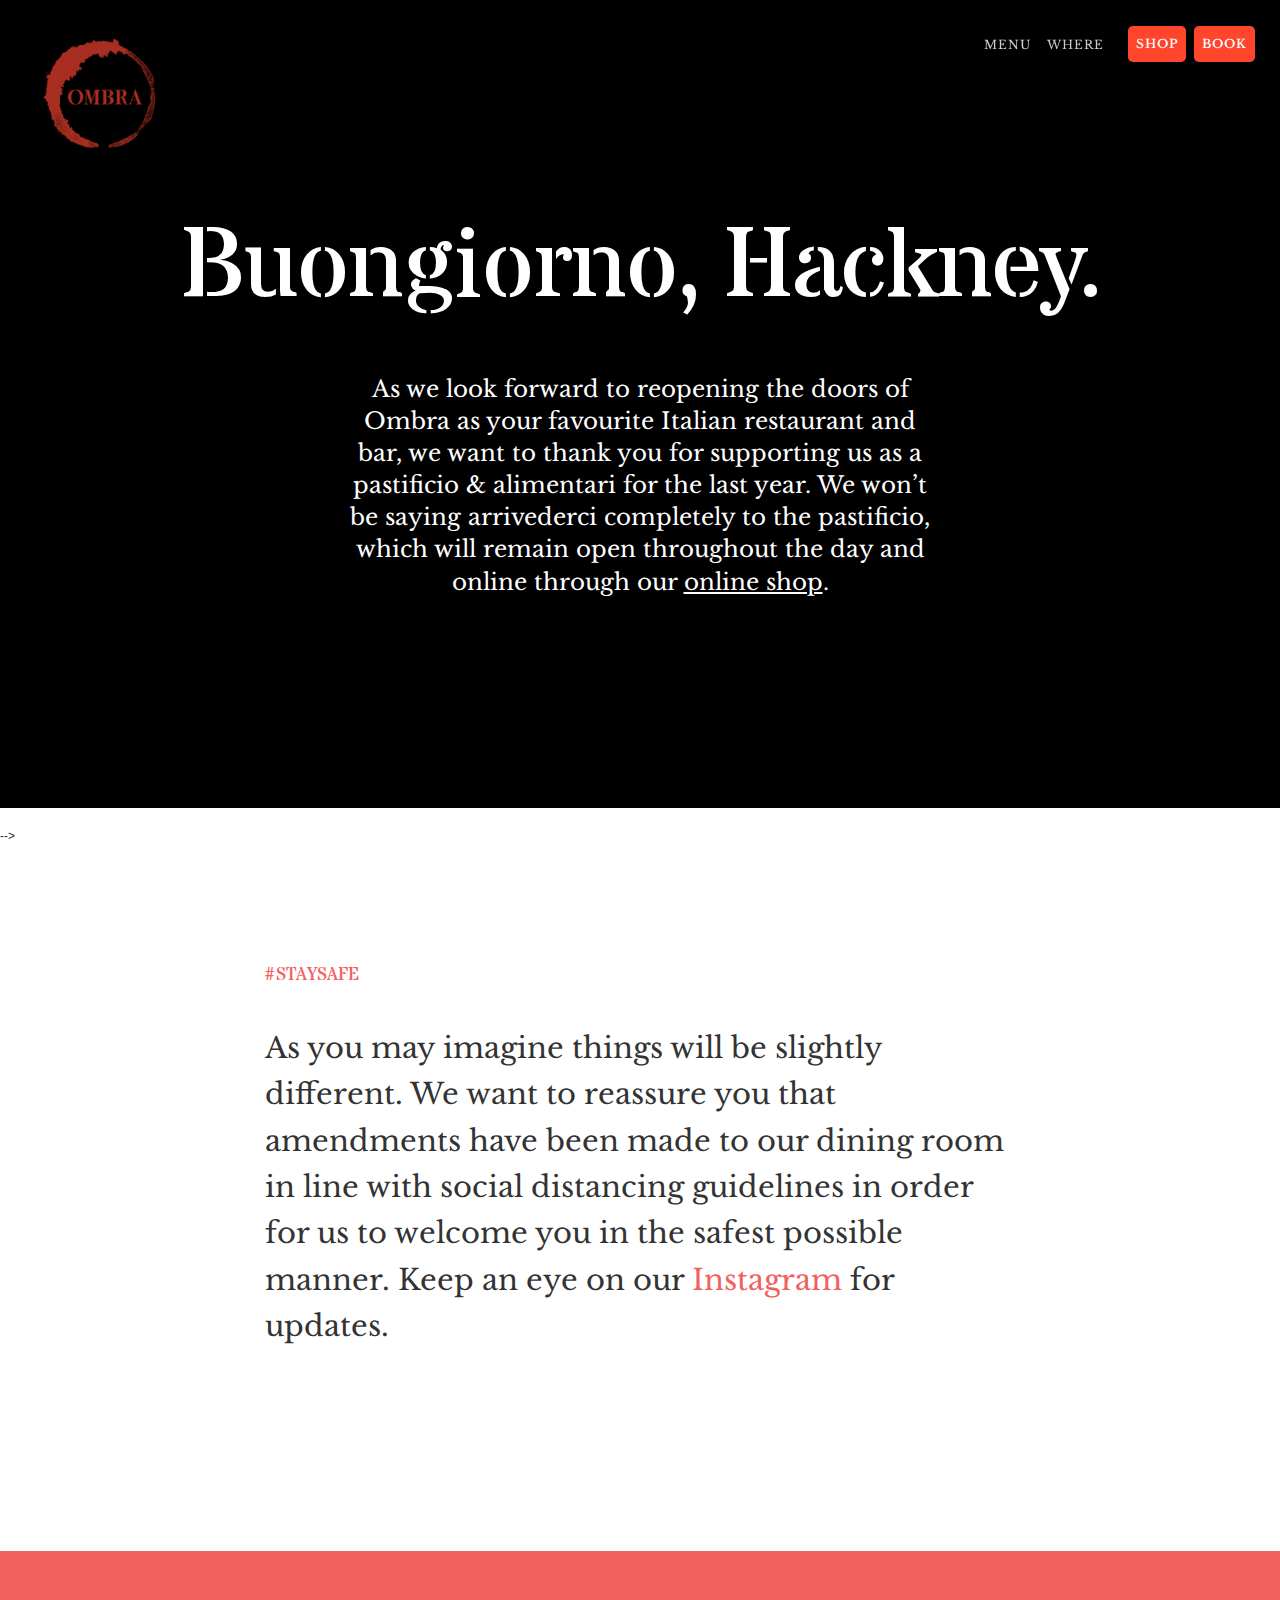
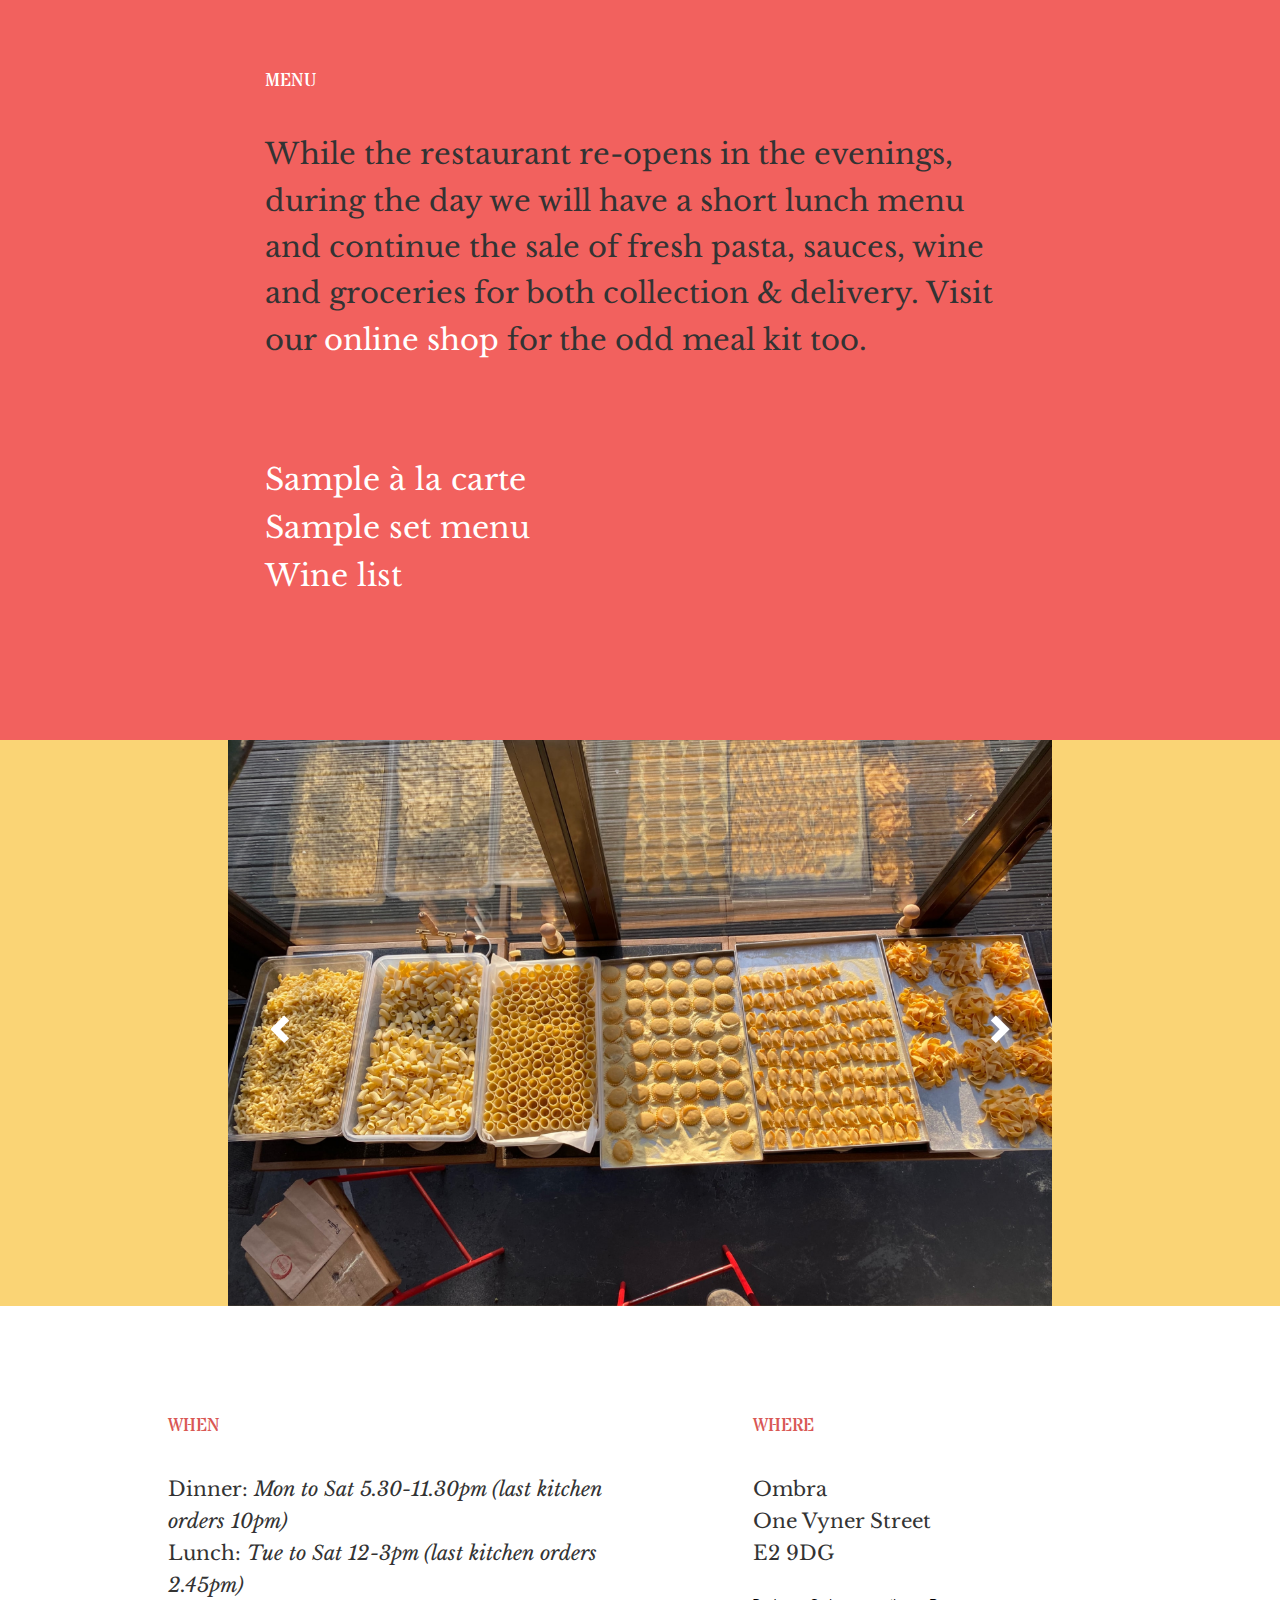
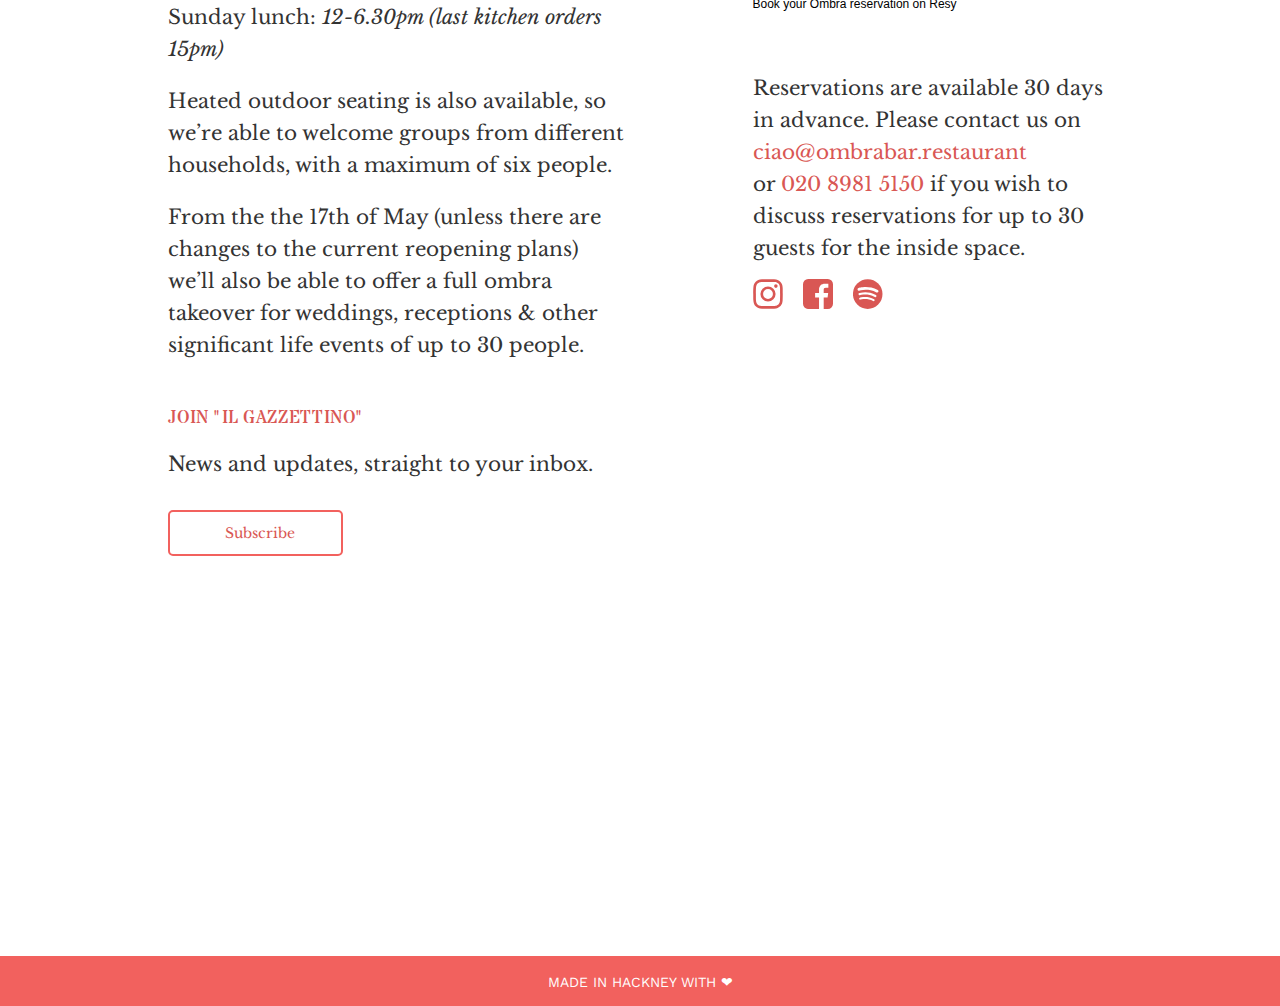
<file: index.html>
<!DOCTYPE html>
<html lang="en">

<head>

    <meta charset="utf-8">
    <meta http-equiv="X-UA-Compatible" content="IE=edge">
    <meta name="viewport" content="width=device-width, initial-scale=1">
    <meta name="description" content="Your 4th fave Italian restaurant — we're a Hackney canalside joint you can visit regularly for a drink and a bite without spending a fortune.">
    <meta name="keywords" content="Ombra,Italian,Restaurant,Hackney,London,East London,pasta">
    <meta property="og:title" content="OMBRA, Bar & Restaurant" />
    <meta property="og:description" content="Ombra, a take on a Venetian bacaro on East London's canal">
    <meta property="og:url" content="www.ombrabar.restaurant" />
    <meta property="og:image" content="resources/sharepreview.png">


    <title>OMBRA Bar & Restaurant</title>

    <!-- Bootstrap Core CSS -->
    <link href="css/bootstrap.min.css" rel="stylesheet">

    <!-- Custom CSS -->
    <link href="css/scrolling-nav.css" rel="stylesheet">
    <link href="css/styles.css" media="screen" rel="stylesheet">
<link href="https://fonts.googleapis.com/css?family=Libre+Baskerville:400,400i|Stardos+Stencil|Work+Sans" rel="stylesheet">

<link href="resources/logo-dark.png" rel="shortcut icon">



<script>
(function(i,s,o,g,r,a,m){i['GoogleAnalyticsObject']=r;i[r]=i[r]||function(){
(i[r].q=i[r].q||[]).push(arguments)},i[r].l=1*new Date();a=s.createElement(o),
m=s.getElementsByTagName(o)[0];a.async=1;a.src=g;m.parentNode.insertBefore(a,m)
})(window,document,'script','https://www.google-analytics.com/analytics.js','ga');

ga('create', 'UA-104674255-1', 'auto');
ga('send', 'pageview');
</script>
</head>

<!-- The #page-top ID is part of the scrolling feature - the data-spy and data-target are part of the built-in Bootstrap scrollspy function -->

<body id="page-top" data-spy="scroll" data-target=".navbar-fixed-top">

    <!-- Navigation -->
    <nav class="navbar navbar-default navbar-fixed-top " role="navigation">
        <div class="container-fluid">
          <div class="col-md-12 testata">
            <div class="navbar-header page-scroll">
             
                <a class="navbar-brand page-scroll" href="#page-top"><img src="resources/logo-dark.png" alt="..." class="logo"></a>
            </div>

            <!-- Collect the nav links, forms, and other content for toggling -->
            <!--  <div class="collapse navbar-collapse navbar-ex1-collapse justify-content-end">-->
            <div>
                <ul class="nav navbar-nav navbar-right ">
                    <!-- Hidden li included to remove active class from about link when scrolled up past about section -->
                    <li class="hidden">
                        <a class="page-scroll" href="#page-top"></a>
                    </li>
                    <!--<li>
                        <a class="page-scroll" href="#about">ABOUT</a>
                    </li>-->
                    <li>
                        <a class="page-scroll" href="#menu">MENU</a>
                    </li>
                    <li>
                        <a class="page-scroll" href="#address">WHERE</a>
                    </li>
                    <!--<li>
                            <a href="https://resy.com/cities/ldn/ombra" target="alt" href="#address">BOOK</a>
                        </li>-->

                       <li>
                          <a href="https://shop.ombrabar.restaurant/" target="alt" id="shopbutton">SHOP</a>
                      </li>
                      <li>
                        <a href="https://resy.com/cities/ldn/ombra" target="alt" id="bookbutton">BOOK</a>
                    </li>

                
                </ul>
            </div>
            <!-- /.navbar-collapse 
            
            <div>
                  <a href="https://resy.com/cities/ldn/ombra" id="resyButton-5q0efxrh">Book your Ombra reservation on Resy</a>
                  <script src="https://widgets.resy.com/embed.js"></script>
                  <script>
                  resyWidget.addButton(document.getElementById('resyButton-5q0efxrh'), {"venueId":2999,"apiKey":"X9LFhdEQKhh3BiVn9Cq7taxPqNUaGuFL","replace":true});
                  </script>
                </div>
            -->
        </div>
        </div>
        <!-- /.container -->
    </nav>

    <!-- Intro Section -->

    <div class="col-md-12 col-lg-12 prova">
        <h1 class="fisso">Buongiorno, Hackney.</h1>

        <h3 class="col-md-6 col-lg-6 col-md-offset-3 col-lg-offset-3 sottotitolo">As we look forward to reopening the doors of Ombra as your favourite Italian restaurant and bar, we want to thank you for supporting us as a pastificio & alimentari for the last year. We won’t be saying arrivederci completely to the pastificio, which will remain open throughout the day and online through our <a href="https://resy.com/cities/ldn/ombra?date=2020-03-02&seats=2" target="_blank">online shop</a>. </h3>
        
        <!--<h3 class="col-md-6 col-lg-6 col-md-offset-3 col-lg-offset-3 sottotitolo">Ombra is a take on a venetian bacaro - we're a Hackney canalside restaurant and bar celebrating fresh pasta, seasonal produce and carefully made wines from the Italian peninsula.</h3>
        -->
       

    </div>

    <!-- Intro Section 
    
    
        
    -->


-->
    <!-- About Section -->
    <section id="about" class="about-section">
        <div class="container">
            <div class="row">
                <div class="col-lg-8 col-lg-offset-2 col-xs-10 col-xs-offset-1 aboutlink ">
                    <h2>#STAYSAFE</h2>
<p>As you may imagine things will be slightly different. We want to reassure you that amendments have been made to our dining room in line with social distancing guidelines in order for us to welcome you in the safest possible manner. Keep an eye on our <a href="https://www.instagram.com/ombrabar.restaurant/" target="_blank">Instagram</a> for updates.</p>
                      <!--<p>Ombra - Venetian slang for a glass of wine - actually means shade. It dates from the days when the merchants in <i>Piazza St Marco</i> sold their wine by the glass and would follow the shadow of the campanile to keep their wares cool.</p>
 <p>Ombra is a take on a Venetian bacaro - we're a Hackney canalside joint you can visit regularly for a drink and a bite without spending a fortune. </p>-->

                </div>
            </div>
        </div>
    </section>

 <!-- <section id="event" class="event-section">
         <div class="container">
          <div class="row">
                <div class=" nopaddingside nounderline col-lg-5 col-md-5 col-sm-5 col-xs-12">
                        <a href="https://resy.com/cities/ldn/ombra?date=2020-03-02&seats=2" target="_blank" alt="posters with seasonal chef collaborations" >  <img src="resources/eventstripe3.png" alt="..." class="posters nounderline"> </a>
                    
                  </div>
            
                         <div class="col-lg-4 col-lg-offset-1 col-sm-4 col-sm-offset-1 col-md-4 col-md-offset-1 col-xs-10 col-xs-offset-1">
                <h2 >NEXT EVENT:</h2>
<br>
                <h6>When in Ombra <br> Gustavo Tavares <br> (Koya)</h6>

                <p class="contactlink">
                <a href="https://resy.com/cities/ldn/ombra?date=2020-03-02&seats=2" target="_blank">Book Now</a>

                </p>
                <br>    
                <p><i>During the winter months we often organize collaborations and special dinners <a href="https://restaurant.us16.list-manage.com/subscribe/post?u=9d16b906f59e88aabe75f0bcb&amp;id=5bc6fffdd8" target="_blank"> sign up to "Il Gazzettino"</a> to stay up to date.</i></p>
                <br>

            
                </div>
                



    </div>
          </div>
      </div>
    </section>-->

    <!-- Menu Section -->
    <section id="menu" class="menu-section">
        <div class="container">
            <div class="row">
                <div class="col-lg-8 col-lg-offset-2 col-xs-10 col-xs-offset-1">
                    <h2>Menu</h2>
                    <p class="menupadding menulink">

                      While the restaurant re-opens in the evenings, during the day we will have a short lunch menu and continue the sale of fresh pasta, sauces, wine and groceries for both collection & delivery. Visit our <a href="https://resy.com/cities/ldn/ombra?date=2020-03-02&seats=2" target="_blank">online shop</a> for the odd meal kit too.
                     <!-- Tough times call for tough measures. <br> Ombra’s pasta will now only be available for you to cook at home. Pasta kits will be available for collection or delivery within a 1 mile radius from the restaurant. 
                      <br><br>Self isolation won't be as bad with a little pasta. Wine at discounted rate available too. <!--Our kitchen serves the best seasonal produce from Italy and selected British farmers. We keep it fresh and simple. Like any Italian osteria our menu changes daily with a strong focus on homemade pasta, which we make in the restaurant every day.--><br><br><!--<a class="grande" href="http://www.ombrabar.restaurant/resources/Menu.pdf" target="_blank">Food Menu</a>-->
                            <!--<br class="onlybig" ><a class="grande" href="http://ombrabar.restaurant/resources/Brunch.pdf" target="_blank"><br class="onlysmall">Brunch Menu</a>-->
                            <!--<br class="onlybig" ><a class="grande" href="http://ombrabar.restaurant/resources/Christmas.pdf" target="_blank"><br class="onlysmall">Christmas Menu</a>-->
                            <br class="onlybig" ><a class="grande" href="https://www.figma.com/proto/uKxuTGz5tZ4xgsDsibtsuS/Ombra?node-id=67167%3A1&viewport=717%2C568%2C0.6616161465644836&scaling=min-zoom&page-id=67167%3A1" target="_blank"><br class="onlysmall">Sample à la carte</a>
                            <br class="onlybig" ><a class="grande" href="https://www.figma.com/proto/uKxuTGz5tZ4xgsDsibtsuS/Ombra?node-id=67167%3A22&viewport=700%2C524%2C0.6027315855026245&scaling=min-zoom&page-id=67167%3A16" target="_blank"><br class="onlysmall">Sample set menu</a>
                            <br class="onlybig" ><a class="grande" href="https://www.figma.com/proto/uKxuTGz5tZ4xgsDsibtsuS/Ombra?node-id=67167%3A430&viewport=752%2C2231%2C0.5138432383537292&scaling=min-zoom&page-id=67167%3A428" target="_blank"><br class="onlysmall">Wine list</a>

                          </p>

                </div>
            </div>
        </div>
<div class="carousel_backrgound col-xs-12 col-sm-12 col-md-12 no-gutters nopadding ">
        <div id="carousel-example" class="col-md-8 col-lg-8 col-xl-8 col-md-offset-2 col-lg-offset-2 col-xl-offset-2 carousel slide col-xs-12 col-sm-12" data-ride="carousel">

      <div class="carousel-inner">
        <div class="item active">
          <a href="#"><img src="resources/IMG/new/1.jpg" alt="fresh pasta to take away east london" /></a>
        </div>
        <div class="item">
          <a href="#"><img src="resources/IMG/new/2.jpg"alt="italian bigoli with fresh clams" /></a>
        </div>
        <div class="item">
          <a href="#"><img src="resources/IMG/new/3.jpg" alt="pasta and aperitivo" /></a>
        </div>
        <div class="item">
          <a href="#"><img src="resources/IMG/new/4.jpg" alt="italian ravioli" /></a>
        </div>
        <div class="item">
            <a href="#"><img src="resources/IMG/new/5.jpg" alt="Mixed italian starters" /></a>
          </div>
          <div class="item">
            <a href="#"><img src="resources/IMG/new/6.jpg" alt="paccheri with girolles and peas" /></a>
          </div>
          <div class="item">
            <a href="#"><img src="resources/IMG/new/7.jpg" alt="glass of negroni" /></a>
          </div>
          <div class="item">
            <a href="#"><img src="resources/IMG/new/8.jpg" alt="Italian agnolotti" /></a>
          </div>
          <div class="item">
            <a href="#"><img src="resources/IMG/new/9.jpg" alt="tagliolini guanciale" /></a>
          </div>
      </div>

      <a class="left carousel-control" href="#carousel-example" data-slide="prev">
        <span class="glyphicon glyphicon-chevron-left"></span>
      </a>
      <a class="right carousel-control" href="#carousel-example" data-slide="next">
        <span class="glyphicon glyphicon-chevron-right"></span>
      </a>
    </div>
  </div>
  </section>

    <!-- Contact Section -->

    <section class="contact-section">
      <div class="container">
          <div class="row">
              <div class=" extraspazio col-lg-5 col-lg-offset-1 col-xs-10 col-xs-offset-1">
                <h2>When</h2>
                <br>
              <p><!--Tuesday to Sunday 12 - 6pm pastificio + deli <br>-->
                Dinner: <i>Mon to Sat 5.30-11.30pm  (last kitchen orders 10pm)</i>  <br>
                Lunch:  <i>Tue to Sat 12-3pm (last kitchen orders 2.45pm)</i><br>
                Sunday lunch: <i>12-6.30pm (last kitchen orders 15pm)  </i> </p>
                <p id="address">Heated outdoor seating is also available, so we’re able to welcome groups from different households, with a maximum of six people.</p>
                <p id="address">From the the 17th of May (unless there are changes to the current reopening plans) we’ll also be able to offer a full ombra takeover for weddings, receptions & other significant life events of up to 30 people.</p>


              <br>
              <h2> JOIN "IL GAZZETTINO" </h2>
              <p>News and updates, straight to your inbox.</p>
              <div id="mc_embed_signup">
              <form action="https://restaurant.us16.list-manage.com/subscribe/post?u=9d16b906f59e88aabe75f0bcb&amp;id=5bc6fffdd8" method="post" id="mc-embedded-subscribe-form" name="mc-embedded-subscribe-form" class="validate" target="_blank" novalidate>
              <div id="mc_embed_signup_scroll">

              

              <div class="clear"><input type="submit" value="Subscribe" name="subscribe" id="mc-embedded-subscribe" class="button"></div>
              </div>
              </form>
              </div>




              </div>
              <div class=" extraspazio col-lg-4 col-lg-offset-1 col-xs-10 col-xs-offset-1">
                <h2 >Where</h2>
<br>
                <p class="contactlink">Ombra<br>One Vyner Street
                <br>E2 9DG<br></p>
                <br>
                <div class="resywidget">
                  <a href="https://resy.com/cities/ldn/ombra" id="resyButton-5q0efxrh">Book your Ombra reservation on Resy</a>
                  <script src="https://widgets.resy.com/embed.js"></script>
                  <script>
                  resyWidget.addButton(document.getElementById('resyButton-5q0efxrh'), {"venueId":2999,"apiKey":"X9LFhdEQKhh3BiVn9Cq7taxPqNUaGuFL","replace":true});
                  </script>
                </div>
                <br>
                <br>
                <p class="contactlink">
                <br>Reservations are available 30 days in advance.
                Please contact us on <br>
                <a href="mailto:ciao@ombrabar.restaurant?Subject=Hello!" class="medio" target="_top">ciao@ombrabar.restaurant</a><br> or 
                <a class="medio" href="tel:020-8981-5150">020 8981 5150</a> if you wish to discuss reservations for up to 30 guests for the inside space.
                <br>
                <a href="https://www.instagram.com/ombrabar.restaurant/" target="_blank"> <img src="resources/insta.svg" class="icone" alt="instalink" style= "width:30px"></a>
                  <a href="https://www.facebook.com/ombrabar.restaurant/" target="_blank"> <img src="resources/facebook.svg" class="icone" alt="facelink" style= "width:30px"></a><a href="https://open.spotify.com/user/ombra2015/playlist/3UwuyaMEpcqTB895pdZEYT" target="_blank"> <img src="resources/spotify.svg" class="icone" alt="Spotify" style= "width:30px"></a></p>




    </div>
          </div>
      </div>


  </section>

    <section id="map" class="map-section">
    <div class=" container-fluid no-gutters">
      <div class=" no-gutters iframe-area">

  <iframe class=" col-xs-12 col-sm-12 col-md-12 no-gutters nopadding alto" src="https://www.google.com/maps/embed?pb=!1m18!1m12!1m3!1d2481.8464029807155!2d-0.059204048236270845!3d51.5343769795397!2m3!1f0!2f0!3f0!3m2!1i1024!2i768!4f13.1!3m3!1m2!1s0x48761cdd13e78f0d%3A0xc161cc4856fe3969!2sOmbra!5e0!3m2!1sen!2suk!4v1453995731996" height="300" frameborder="0" style="border:0"></iframe>


  </div>
  </div>
<div>
<p class="chiusura"> Made in Hackney with ❤ <!--♥❤️--></p>
</div>

  </section>

    <!-- jQuery -->
    <script src="js/jquery.js"></script>

    <!-- Bootstrap Core JavaScript -->
    <script src="js/bootstrap.min.js"></script>

    <!-- Scrolling Nav JavaScript -->
    <script src="js/jquery.easing.min.js"></script>
    <script src="js/scrolling-nav.js"></script>


</script>



</body>

</html>
</file>
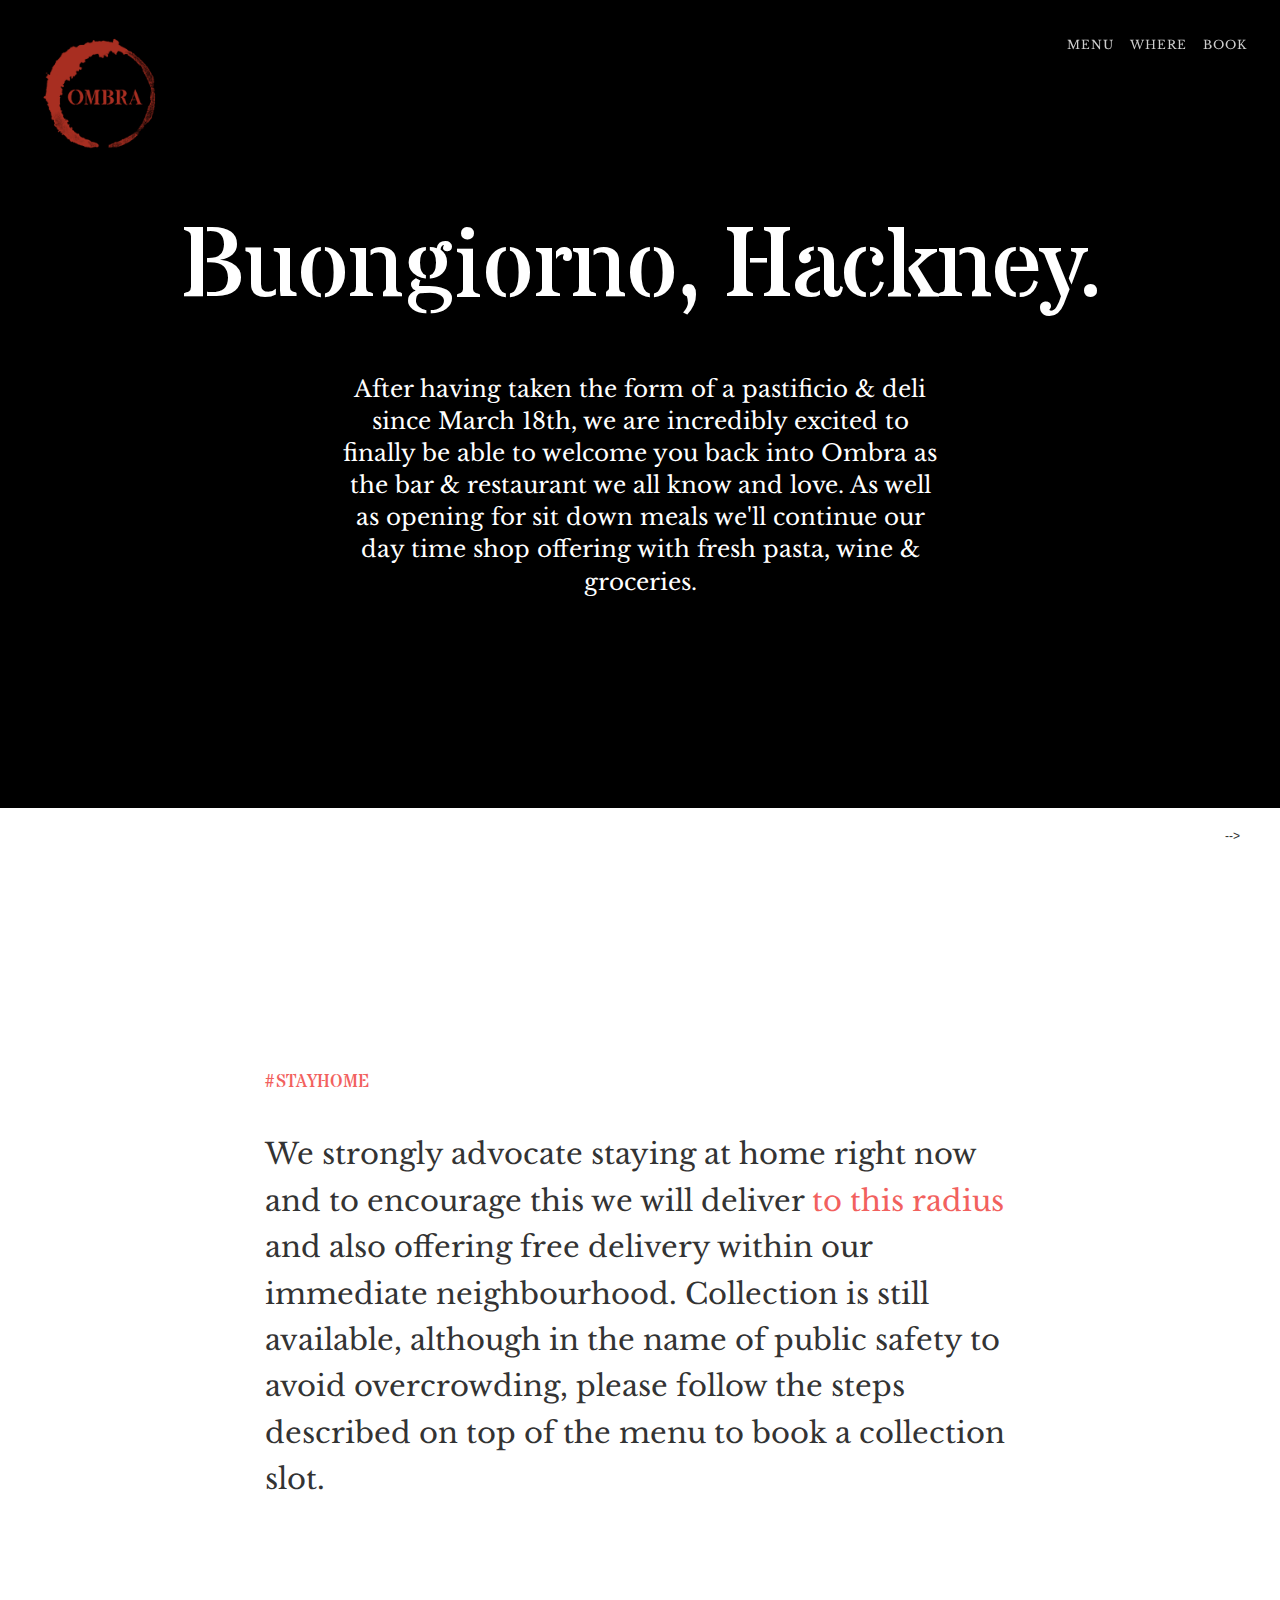
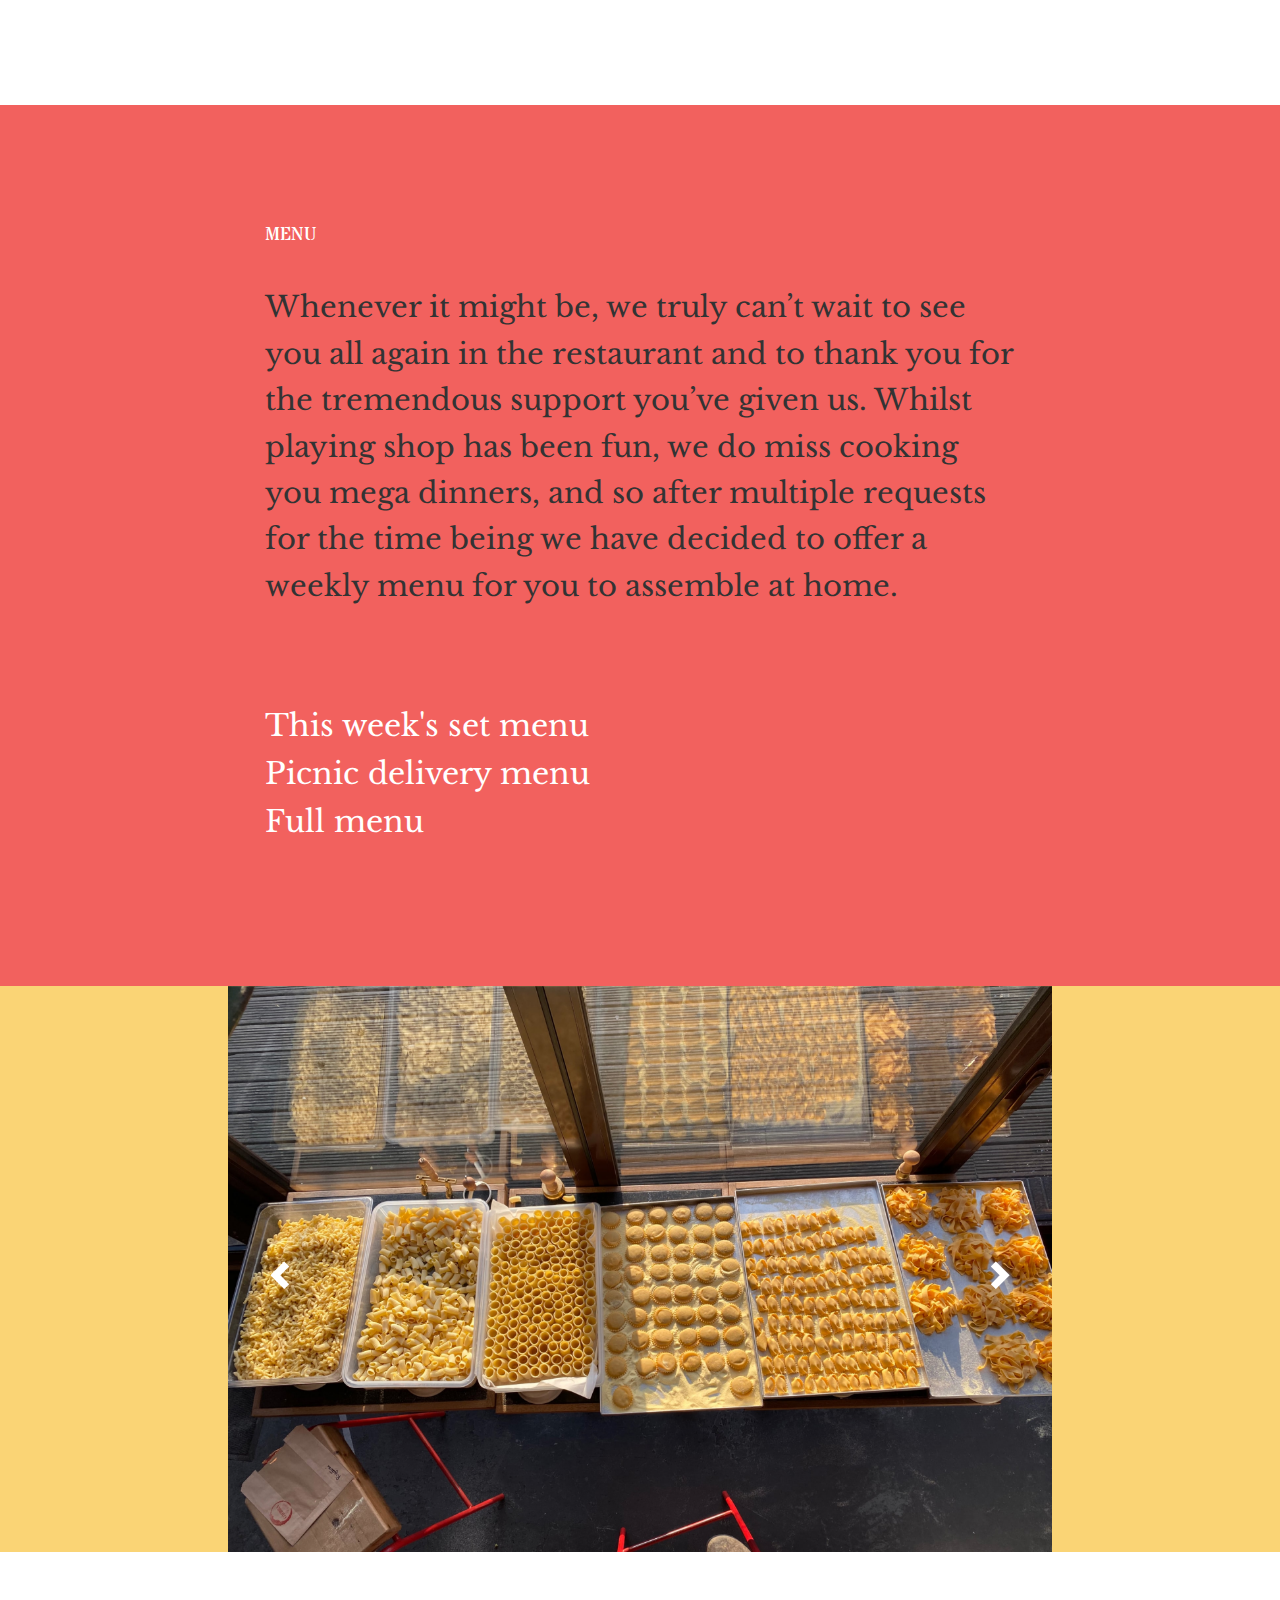
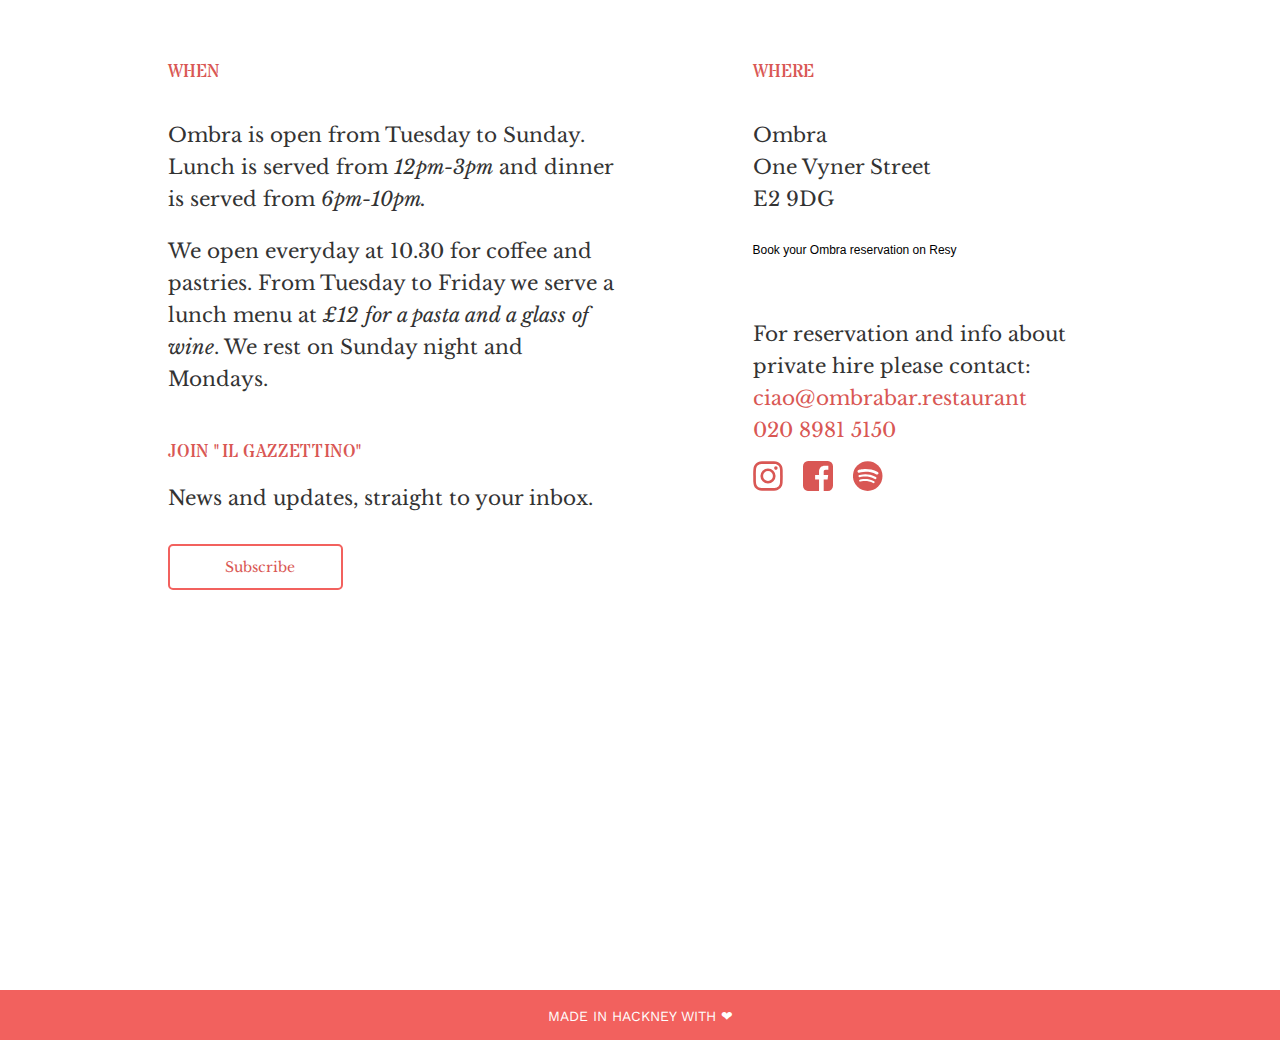
<file: index BKP.html>
<!DOCTYPE html>
<html lang="en">

<head>

    <meta charset="utf-8">
    <meta http-equiv="X-UA-Compatible" content="IE=edge">
    <meta name="viewport" content="width=device-width, initial-scale=1">
    <meta name="description" content="Ombra is a take on a Venetian bacaro - we're a Hackney canalside joint you can visit regularly for a drink and a bite without spending a fortune.">
    <meta name="keywords" content="Ombra,Italian,Restaurant,Hackney,London,East London,pasta">
    <meta property="og:title" content="OMBRA, Bar & Restaurant" />
    <meta property="og:description" content="Ombra, a take on a Venetian bacaro on East London's canal">
    <meta property="og:url" content="www.ombrabar.restaurant" />
    <meta property="og:image" content="resources/sharepreview.png">


    <title>OMBRA Bar & Restaurant</title>

    <!-- Bootstrap Core CSS -->
    <link href="css/bootstrap.min.css" rel="stylesheet">

    <!-- Custom CSS -->
    <link href="css/scrolling-nav.css" rel="stylesheet">
    <link href="css/styles.css" media="screen" rel="stylesheet">
<link href="https://fonts.googleapis.com/css?family=Libre+Baskerville:400,400i|Stardos+Stencil|Work+Sans" rel="stylesheet">

<link href="resources/logo-dark.png" rel="shortcut icon">



<script>
(function(i,s,o,g,r,a,m){i['GoogleAnalyticsObject']=r;i[r]=i[r]||function(){
(i[r].q=i[r].q||[]).push(arguments)},i[r].l=1*new Date();a=s.createElement(o),
m=s.getElementsByTagName(o)[0];a.async=1;a.src=g;m.parentNode.insertBefore(a,m)
})(window,document,'script','https://www.google-analytics.com/analytics.js','ga');

ga('create', 'UA-104674255-1', 'auto');
ga('send', 'pageview');
</script>
</head>

<!-- The #page-top ID is part of the scrolling feature - the data-spy and data-target are part of the built-in Bootstrap scrollspy function -->

<body id="page-top" data-spy="scroll" data-target=".navbar-fixed-top">

    <!-- Navigation -->
    <nav class="navbar navbar-default navbar-fixed-top " role="navigation">
        <div class="container-fluid">
          <div class="col-md-12 testata">
            <div class="navbar-header page-scroll">
              <!--  <button type="button" class="navbar-toggle" data-toggle="collapse" data-target=".navbar-ex1-collapse">
                    <span class="sr-only">Toggle navigation</span>
                    <span class="icon-bar"></span>
                    <span class="icon-bar"></span>
                    <span class="icon-bar"></span>
                </button> -->
                <a class="navbar-brand page-scroll" href="#page-top"><img src="resources/logo-dark.png" alt="..." class="logo"></a>
            </div>

            <!-- Collect the nav links, forms, and other content for toggling -->
            <!--  <div class="collapse navbar-collapse navbar-ex1-collapse justify-content-end">-->
            <div>
                <ul class="nav navbar-nav navbar-right ">
                    <!-- Hidden li included to remove active class from about link when scrolled up past about section -->
                    <li class="hidden">
                        <a class="page-scroll" href="#page-top"></a>
                    </li>
                    <!--<li>
                        <a class="page-scroll" href="#about">ABOUT</a>
                    </li>-->
                    <li>
                        <a class="page-scroll" href="#menu">MENU</a>
                    </li>
                    <li>
                        <a class="page-scroll" href="#address">WHERE</a>
                    </li>
                    <li>
                            <a href="https://resy.com/cities/ldn/ombra" target="alt" href="#address">BOOK</a>
                        </li>

                
                </ul>
            </div>
            <!-- /.navbar-collapse 
            
            <div>
                  <a href="https://resy.com/cities/ldn/ombra" id="resyButton-5q0efxrh">Book your Ombra reservation on Resy</a>
                  <script src="https://widgets.resy.com/embed.js"></script>
                  <script>
                  resyWidget.addButton(document.getElementById('resyButton-5q0efxrh'), {"venueId":2999,"apiKey":"X9LFhdEQKhh3BiVn9Cq7taxPqNUaGuFL","replace":true});
                  </script>
                </div>
            -->
        </div>
        </div>
        <!-- /.container -->
    </nav>

    <!-- Intro Section -->

    <div class="col-md-12 col-lg-12 prova">
        <h1 class="fisso">Buongiorno, Hackney.</h1>

        <h3 class="col-md-6 col-lg-6 col-md-offset-3 col-lg-offset-3 sottotitolo">After having taken the form of a pastificio & deli since March 18th, we are incredibly excited to finally be able to welcome you back into Ombra as the bar & restaurant we all know and love. As well as opening for sit down meals we'll continue our day time shop offering with fresh pasta, wine & groceries. </h3>
        
        <!--<h3 class="col-md-6 col-lg-6 col-md-offset-3 col-lg-offset-3 sottotitolo">Ombra is a take on a venetian bacaro - we're a Hackney canalside restaurant and bar celebrating fresh pasta, seasonal produce and carefully made wines from the Italian peninsula.</h3>
        -->
       

    </div>

    <!-- Intro Section 
    
    
        
    -->

    <section id="intro" class="intro-section">
        <div class="container">
            <div class="row">
                <div class="col-lg-12">
                    <h1 class="fisso"></h1>
                    <div>
                            
                </div>
            </div>
        </div>
    </section>
-->
    <!-- About Section -->
    <section id="about" class="about-section">
        <div class="container">
            <div class="row">
                <div class="col-lg-8 col-lg-offset-2 col-xs-10 col-xs-offset-1 aboutlink ">
                    <h2>#STAYHOME</h2>
<p>We strongly advocate staying at home right now and to encourage this we will deliver <a href="https://i.ibb.co/gdKCg1w/OmbraDeliveryMap.png" target="_blank">to this radius</a> and also offering free delivery within our immediate neighbourhood. Collection is still available, although in the name of public safety to avoid overcrowding, please follow the steps described on top of the menu to book a collection slot.</p>
                      <!--<p>Ombra - Venetian slang for a glass of wine - actually means shade. It dates from the days when the merchants in <i>Piazza St Marco</i> sold their wine by the glass and would follow the shadow of the campanile to keep their wares cool.</p>
 <p>Ombra is a take on a Venetian bacaro - we're a Hackney canalside joint you can visit regularly for a drink and a bite without spending a fortune. </p>-->

                </div>
            </div>
        </div>
    </section>

 <!-- <section id="event" class="event-section">
         <div class="container">
          <div class="row">
                <div class=" nopaddingside nounderline col-lg-5 col-md-5 col-sm-5 col-xs-12">
                        <a href="https://resy.com/cities/ldn/ombra?date=2020-03-02&seats=2" target="_blank" alt="posters with seasonal chef collaborations" >  <img src="resources/eventstripe3.png" alt="..." class="posters nounderline"> </a>
                    
                  </div>
            
                         <div class="col-lg-4 col-lg-offset-1 col-sm-4 col-sm-offset-1 col-md-4 col-md-offset-1 col-xs-10 col-xs-offset-1">
                <h2 >NEXT EVENT:</h2>
<br>
                <h6>When in Ombra <br> Gustavo Tavares <br> (Koya)</h6>

                <p class="contactlink">
                <a href="https://resy.com/cities/ldn/ombra?date=2020-03-02&seats=2" target="_blank">Book Now</a>

                </p>
                <br>    
                <p><i>During the winter months we often organize collaborations and special dinners <a href="https://restaurant.us16.list-manage.com/subscribe/post?u=9d16b906f59e88aabe75f0bcb&amp;id=5bc6fffdd8" target="_blank"> sign up to "Il Gazzettino"</a> to stay up to date.</i></p>
                <br>

            
                </div>
                



    </div>
          </div>
      </div>
    </section>-->

    <!-- Menu Section -->
    <section id="menu" class="menu-section">
        <div class="container">
            <div class="row">
                <div class="col-lg-8 col-lg-offset-2 col-xs-10 col-xs-offset-1">
                    <h2>Menu</h2>
                    <p class="menupadding menulink">

                        Whenever it might be, we truly can’t wait to see you all again in the restaurant and to thank you for the tremendous support you’ve given us. Whilst playing shop has been fun, we do miss cooking you mega dinners, and so after multiple requests for the time being we have decided to offer a weekly menu for you to assemble at home.
                     <!-- Tough times call for tough measures. <br> Ombra’s pasta will now only be available for you to cook at home. Pasta kits will be available for collection or delivery within a 1 mile radius from the restaurant. 
                      <br><br>Self isolation won't be as bad with a little pasta. Wine at discounted rate available too. <!--Our kitchen serves the best seasonal produce from Italy and selected British farmers. We keep it fresh and simple. Like any Italian osteria our menu changes daily with a strong focus on homemade pasta, which we make in the restaurant every day.--><br><br><!--<a class="grande" href="http://www.ombrabar.restaurant/resources/Menu.pdf" target="_blank">Food Menu</a>-->
                            <!--<br class="onlybig" ><a class="grande" href="http://ombrabar.restaurant/resources/Brunch.pdf" target="_blank"><br class="onlysmall">Brunch Menu</a>-->
                            <!--<br class="onlybig" ><a class="grande" href="http://ombrabar.restaurant/resources/Christmas.pdf" target="_blank"><br class="onlysmall">Christmas Menu</a>-->
                            <br class="onlybig" ><a class="grande" href="https://www.notion.so/Set-Menu-Un-posto-all-Ombra-cfaa8b2d18d64862afe102ff7fea208e" target="_blank"><br class="onlysmall">This week's set menu</a>
                            <br class="onlybig" ><a class="grande" href="https://www.notion.so/355642508490499ea0a00a1158c25bc1?v=d0d991d17ec0432e9ebb458f8479ff11" target="_blank"><br class="onlysmall">Picnic delivery menu</a>
                            <br><a class="grande" href="https://www.notion.so/OMBRA-7e2a50f9b6054e93b44fa4680f772444" target="_blank"><br class="onlysmall">Full menu</a>
                            <!--<br class="onlybig" ><a class="grande" href="http://ombrabar.restaurant/resources/Wine.pdf" target="_blank"><br class="onlysmall">Wine List</a> -->
                          </p>

                </div>
            </div>
        </div>
<div class="carousel_backrgound col-xs-12 col-sm-12 col-md-12 no-gutters nopadding ">
        <div id="carousel-example" class="col-md-8 col-lg-8 col-xl-8 col-md-offset-2 col-lg-offset-2 col-xl-offset-2 carousel slide col-xs-12 col-sm-12" data-ride="carousel">

      <div class="carousel-inner">
        <div class="item active">
          <a href="#"><img src="resources/IMG/new/1.jpg" alt="italian ravioli" /></a>
        </div>
        <div class="item">
          <a href="#"><img src="resources/IMG/new/2.jpg"alt="paccheri with chanterelle and peas" /></a>
        </div>
        <div class="item">
          <a href="#"><img src="resources/IMG/new/3.jpg" alt="bigoli with clams" /></a>
        </div>
        <div class="item">
          <a href="#"><img src="resources/IMG/new/4.jpg" alt="italian starter" /></a>
        </div>
        <div class="item">
            <a href="#"><img src="resources/IMG/new/5.jpg" alt="Mixed italian starters" /></a>
          </div>
          <div class="item">
            <a href="#"><img src="resources/IMG/new/6.jpg" alt="glass of negroni" /></a>
          </div>
      </div>

      <a class="left carousel-control" href="#carousel-example" data-slide="prev">
        <span class="glyphicon glyphicon-chevron-left"></span>
      </a>
      <a class="right carousel-control" href="#carousel-example" data-slide="next">
        <span class="glyphicon glyphicon-chevron-right"></span>
      </a>
    </div>
  </div>
  </section>

    <!-- Contact Section -->

    <section class="contact-section">
      <div class="container">
          <div class="row">
              <div class=" extraspazio col-lg-5 col-lg-offset-1 col-xs-10 col-xs-offset-1">
                <h2>When</h2>
                <br>
              <p>Ombra is open from Tuesday to Sunday. Lunch is served from <i>12pm-3pm</i> and dinner is served from <i>6pm-10pm.</i></p>
              <p id="address">We open everyday at 10.30 for coffee and pastries. From Tuesday to Friday we serve a lunch menu at <i>£12 for a pasta and a glass of wine</i>. We rest on Sunday night and Mondays.</p>


              <br>
              <h2> JOIN "IL GAZZETTINO" </h2>
              <p>News and updates, straight to your inbox.</p>
              <div id="mc_embed_signup">
              <form action="https://restaurant.us16.list-manage.com/subscribe/post?u=9d16b906f59e88aabe75f0bcb&amp;id=5bc6fffdd8" method="post" id="mc-embedded-subscribe-form" name="mc-embedded-subscribe-form" class="validate" target="_blank" novalidate>
              <div id="mc_embed_signup_scroll">

              

              <div class="clear"><input type="submit" value="Subscribe" name="subscribe" id="mc-embedded-subscribe" class="button"></div>
              </div>
              </form>
              </div>




              </div>
              <div class=" extraspazio col-lg-4 col-lg-offset-1 col-xs-10 col-xs-offset-1">
                <h2 >Where</h2>
<br>
                <p class="contactlink">Ombra<br>One Vyner Street
                <br>E2 9DG<br></p>
                <br>
                <div class="resywidget">
                  <a href="https://resy.com/cities/ldn/ombra" id="resyButton-5q0efxrh">Book your Ombra reservation on Resy</a>
                  <script src="https://widgets.resy.com/embed.js"></script>
                  <script>
                  resyWidget.addButton(document.getElementById('resyButton-5q0efxrh'), {"venueId":2999,"apiKey":"X9LFhdEQKhh3BiVn9Cq7taxPqNUaGuFL","replace":true});
                  </script>
                </div>
                <br>
                <br>
                <p class="contactlink">
                <br>For reservation and info about private hire please contact:<br>
                <a href="mailto:ciao@ombrabar.restaurant?Subject=Hello!" class="medio" target="_top">ciao@ombrabar.restaurant</a><br>
                <a class="medio" href="tel:020-8981-5150">020 8981 5150</a>
                <br>
                <a href="https://www.instagram.com/ombrabar.restaurant/" target="_blank"> <img src="resources/insta.svg" class="icone" alt="instalink" style= "width:30px"></a>
                  <a href="https://www.facebook.com/ombrabar.restaurant/" target="_blank"> <img src="resources/facebook.svg" class="icone" alt="facelink" style= "width:30px"></a><a href="https://open.spotify.com/user/ombra2015/playlist/3UwuyaMEpcqTB895pdZEYT" target="_blank"> <img src="resources/spotify.svg" class="icone" alt="Spotify" style= "width:30px"></a></p>




    </div>
          </div>
      </div>


  </section>

    <section id="map" class="map-section">
    <div class=" container-fluid no-gutters">
      <div class=" no-gutters iframe-area">

  <iframe class=" col-xs-12 col-sm-12 col-md-12 no-gutters nopadding alto" src="https://www.google.com/maps/embed?pb=!1m18!1m12!1m3!1d2481.8464029807155!2d-0.059204048236270845!3d51.5343769795397!2m3!1f0!2f0!3f0!3m2!1i1024!2i768!4f13.1!3m3!1m2!1s0x48761cdd13e78f0d%3A0xc161cc4856fe3969!2sOmbra!5e0!3m2!1sen!2suk!4v1453995731996" height="300" frameborder="0" style="border:0"></iframe>


  </div>
  </div>
<div>
<p class="chiusura"> Made in Hackney with ❤ <!--♥❤️--></p>
</div>

  </section>

    <!-- jQuery -->
    <script src="js/jquery.js"></script>

    <!-- Bootstrap Core JavaScript -->
    <script src="js/bootstrap.min.js"></script>

    <!-- Scrolling Nav JavaScript -->
    <script src="js/jquery.easing.min.js"></script>
    <script src="js/scrolling-nav.js"></script>


</script>



</body>

</html>
</file>
<file: css/styles.css>
html {
    text-rendering: optimizeLegibility !important;
    -webkit-font-smoothing: antialiased !important;

}

input {
 border: 1px solid #d9d9d9;
border-radius: 5px !important;
height: 46px;
width: 100%;
margin-top: 20px;
 text-indent: 10px;
 font-family: 'Libre Baskerville';
 font-size: 14px;

}

#shopbutton {


background:#ff462d;
color: white ;
border-radius: 5px !important;
padding: 8px;
margin-top: 6px;
    margin-left: 16px;
    font-weight: 600;

}

#bookbutton {


  background:#ff462d;
  color: white ;
  border-radius: 5px !important;
  padding: 8px;
  margin-top: 6px;
      margin-left: 8px;
      font-weight: 600;
  
  }

.posters{

/*max-width: 200px;
border: 13px solid #FFFFFF;
box-shadow: 0 2px 44px 0 rgba(0,0,0,0.16);*/
max-width: 900px;
position: absolute;
left: -400px;
margin-left: 15px;

}
.postercont {
margin-left: 0px;

}


.resywidget{
  float: left;
}

.button {
border: 2px solid #F2615E;
background-color: rgba(255,255,255,0.00);
color: #d95754;

width: 50%;

}
#mc-embedded-subscribe {

width: 175px;

}

#mc_embed_signup {

text-align: left;

}
#resyButton-5q0efxrh {

color: black;

}

.contact-section p{

font-size: 20px;
padding-top: 10px;

}

.contact-section {
    background: #fff !important;
}


.carousel-control:focus, .carousel-control:hover {
background-image: none !important;
  opacity: 1;
}

.extraspazio {

margin-top: 90px;

}

.carousel_backrgound{
background-color: #FAD475;
}

.carousel-control {

    color: #fff;

    text-shadow: none;
    background-color: rgba(0,0,0,0);
    filter: alpha(opacity=100);
    opacity: 1;
    background-image: none !important;
}

body {

position: relative;
font-size: 12px;

}


h3 {

color: #fff;
text-align: center;
font-size: 23px;
font-family: 'Libre Baskerville';
font-weight: 400;
padding-top: 20px;
line-height: 1.40;

}

.chiusura {
background-color: #F2615E;
margin-bottom: 0px;
height: 50px;
padding-top: 15px;
text-align: center;
color: #fff;
text-transform: uppercase;
font-size: 14px;
font-family: 'Work Sans';
}

.aboutlink  a {
  color: #F2615E;
   position: relative;
   text-decoration: none;
}
.aboutlink a:before {
content: "";
position: absolute;
width: 100%;
height: 10px;
bottom: 0;
left: 0;
background-color: rgba(255, 255, 255, 0.2);
visibility: hidden;
-webkit-transform: scaleX(0);
transform: scaleX(0);
-webkit-transition: all 0.3s ease-in-out 0s;
transition: all 0.3s ease-in-out 0s;
-ms-transform: left; /* IE 9 */
-ms-transform-origin: left; /* IE 9 */
-webkit-transform: left; /* Chrome, Safari, Opera */
-webkit-transform-origin: left; /* Chrome, Safari, Opera */
transform: left;
transform-origin: left;
}

.aboutlink a:hover:before {
visibility: visible;
-webkit-transform: scaleX(1);
transform: scaleX(1);
}

.aboutlink  a:visited {
  color: #F2615E;
}

.aboutlink   a:hover {
  color: #F2615E;
}
.aboutlink   a:active {
  color: #F2615E;
  opacity: 0.6;
}


.menulink  a {
      color: white;
       position: relative;
       text-decoration: none;
  }
.menulink a:before {
  content: "";
    position: absolute;
    width: 100%;
    height: 10px;
    bottom: 0;
    left: 0;
    background-color: rgba(255, 255, 255, 0.2);
    visibility: hidden;
    -webkit-transform: scaleX(0);
    transform: scaleX(0);
    -webkit-transition: all 0.3s ease-in-out 0s;
    transition: all 0.3s ease-in-out 0s;
    -ms-transform: left; /* IE 9 */
  -ms-transform-origin: left; /* IE 9 */
  -webkit-transform: left; /* Chrome, Safari, Opera */
  -webkit-transform-origin: left; /* Chrome, Safari, Opera */
  transform: left;
  transform-origin: left;
  }

  .menulink a:hover:before {
    visibility: visible;
    -webkit-transform: scaleX(1);
    transform: scaleX(1);
  }

  .menulink  a:visited {
      color: white;
  }

.menulink   a:hover {
      color: white;
  }
.menulink   a:active {
      color: white;
      opacity: 0.6;
  }


  .contactlink  a {

        color: #d95754;
         position: relative;
         text-decoration: none;
    }
  .contactlink a:before {
    content: "";
      position: absolute;
      width: 100%;
      height: 10px;
      bottom: 0;
      left: 0;
      background-color: rgba(242, 97, 94, 0.2);
      visibility: hidden;
      -webkit-transform: scaleX(0);
      transform: scaleX(0);
      -webkit-transition: all 0.3s ease-in-out 0s;
      transition: all 0.3s ease-in-out 0s;
      -ms-transform: left; /* IE 9 */
    -ms-transform-origin: left; /* IE 9 */
    -webkit-transform: left; /* Chrome, Safari, Opera */
    -webkit-transform-origin: left; /* Chrome, Safari, Opera */
    transform: left;
    transform-origin: left;
    }

    .contactlink a:hover:before {
      visibility: visible;
      -webkit-transform: scaleX(1);
      transform: scaleX(1);
    }

    .contactlink  a:visited {
        color: #d95754;
    }

  .contactlink   a:hover {
        color: #d95754;
    }
  .contactlink   a:active {
        color: #d95754;
        opacity: 0.6;
    }

.navbar-nav>li>a {
    padding-bottom: 5px;
    padding-left: 8px;
    padding-right: 8px;
    font-family: 'Stardos Stencil';
    letter-spacing: 1px;
}

.navbar-default .navbar-nav>li>a {
  color: #CECECE;
  font-family: 'Libre Baskerville';
  }

.navbar-default .navbar-nav>li>a:hover {
color: #e1be69;
}

.icone{
  float: left;
  margin-right: 20px;
  margin-top:15px;
}

/*
 .navbar-default .navbar-nav>.active>a:hover {
color: #fff}
*/
.navbar-default .navbar-nav>.active>a, .navbar-default .navbar-nav>.active>a:focus, .navbar-default .navbar-nav>.active>a:hover {
    color: #000;
    background-color: rgba(255, 255, 255, 0);
     border-bottom: solid #e1be69;
}

.selector-for-some-widget {
  -webkit-box-sizing: content-box;
     -moz-box-sizing: content-box;
          box-sizing: content-box;
}

.container-fluid {

padding-right: 0px;
padding-left: 0px;

}
.iframe-area{
  background-color: #3c3c3c;
  margin-right: 0px;
}

.nopadding {
margin-left: 0px;
margin-right: 0px;
padding-left: 0px;
padding-right: 0px;

}

.menupadding{
padding-bottom: 130px;

}



.fixheight {

min-height: 600px;

}

.navbar-default {
    background-color: rgba(255, 255, 255, 0);
    border: none;
    margin-left: 40px;
    margin-right: 40px;
}


.logo {
width: 120px;
-webkit-transition:  .5s ease-in-out,padding .5s ease-in-out;
-moz-transition:  .5s ease-in-out,padding .5s ease-in-out;
transition:  .5s ease-in-out,padding .5s ease-in-out;
z-index: 300;

}

.testata {

padding-left: 0px;
padding-right: 0px;

}

.prova {

background-image: url("https://ombrabar.restaurant/resources/PastaBack.png");
-webkit-background-size: cover;
-moz-background-size: cover;
-o-background-size: cover;
background-size: cover;
background-repeat: no-repeat;


background-color: #000;
top: -20px;
right: 0;
padding-bottom: 200px;
}

.intro-section{
  background-color: rgba(255, 255, 255, 0.0);
}

.about-section {
z-index: 100;
padding-top: 100px;
padding-bottom: 15%;

}

.about-section h2{
color: #F2615E;
}
.contact-section h2{
color: #d95754;
}

.event-section p {
  font-size: 18px;
  padding-top: 10px;
  font-family: 'Libre Baskerville';

  line-height: 1.6;
  text-align: left;
}

.event-section h6{
  font-size: 30px;
  padding-top: 10px;
  font-family: 'Libre Baskerville';
  line-height: 1.6;
  text-align: left;
}

.event-section h2 {
color: #d95754;
}

.event-section a{
  cursor: pointer;
  color: #d95754;
  position: relative;
  text-decoration: none;
}


.event-section a img{
  cursor: pointer;
  position: inherit;
  text-decoration: none;
}

.event-section a img{
  visibility: none;
}

.event-section a:before {
content: "";
position: absolute;
width: 100%;
height: 10px;
bottom: 0;
left: 0;
background-color: rgba(242, 97, 94, 0.2);
visibility: hidden;
-webkit-transform: scaleX(0);
transform: scaleX(0);
-webkit-transition: all 0.3s ease-in-out 0s;
transition: all 0.3s ease-in-out 0s;
-ms-transform: left; /* IE 9 */
-ms-transform-origin: left; /* IE 9 */
-webkit-transform: left; /* Chrome, Safari, Opera */
-webkit-transform-origin: left; /* Chrome, Safari, Opera */
transform: left;
transform-origin: left;
}

.nounderline a:before{
background-color: unset !important;
  
}


.event-section a:hover:before {
visibility: visible;
-webkit-transform: scaleX(1);
transform: scaleX(1);
}

.event-section  a:visited {
 color: #d95754;
}

.event-section   a:hover {
 color: #d95754;
}
.event-section   a:active {
 color: #d95754;
 opacity: 0.6;
}



.menu-section {
z-index: 100;
padding-top: 100px;
background-color: #F2615E;
}

.menu-section h2{
color: #fff;
}



  h1 {
    font-family: 'Stardos Stencil','Libre Franklin', serif;
    font-weight: 400;
  font-size: 100px;
  padding-top: 17%;
  text-align: center;
  color: #fff;
  letter-spacing: -2px;
  }

  h2 {
    font-family: 'Stardos Stencil','Libre Franklin';
text-transform: uppercase;
  font-size: 18px;
  letter-spacing: 0px;
    text-align: left;
  }

p {
  font-family: 'Libre Baskerville';
padding-top: 30px;
font-size: 29px;
line-height: 1.6;
  text-align: left;

}

i {
font-family: 'Libre Baskerville';
font-style: italic;

}

.grande {
font-size: 30px;

}

.medio {
font-size: 20px;

}

.contact-section {
padding-top: 100px;
padding-bottom: 100px;

}

.nopaddingside {
padding-left: 0px;
padding-right: 0px;

}

.sottotitolo a {

   text-decoration: underline;
   color: #fff;
}

/* Small Devices, Tablets */
@media only screen and (max-width : 1200px) {

  .posters{

    max-width: 900px;
    position: absolute;
    left: -600px;
    margin-left: 15px;
    
    }



/* Small Devices, Tablets */
@media only screen and (max-width : 767px) {


#bookbutton {


  padding: 6px;
  margin-top: 4px;
      margin-left: 0px;
      margin-right: 8px;
  
  }

  #shopbutton {



    padding: 6px;
    margin-top: 4px;
        margin-left: 8px;
        margin-right: 10px;
    
    }

  .event-section {

    padding-top: 15%;
    padding-bottom: 15%;

}


  .event-section h6 {

    padding-top: 0px;
    padding-bottom: 0px;
    margin-top: 0px;
    margin-bottom: 0px;
    
    }

  
  

  .nopaddingside {
    padding-left: 0px;
    padding-right: 0px;
    
    }


  .posters{
    position: relative;
    left: initial;


      margin-left: auto;
      margin-right: auto;
      width: 100%;

      
      }


    position: relative;
    
    }


  .contact-section p{

  font-size: 16px;
  padding-top: 10px;

  }

  .event-section p{

    font-size: 16px;
    padding-top: 10px;
  
    }

  .menu-section {
  padding-top: 40px;

  }

  .chiusura {
  background-color: #F2615E;
  margin-bottom: 0px;
  height: 50px;
  padding-top: 15px;
  color: #fff;
  text-transform: uppercase;
  font-size: 14px;
  font-family: 'Work Sans';
  text-align: center;
  }


  .about-section {
  padding-top: 40px;

  }
  h3 {
  font-size: 15px;

  }



  .navbar-nav>li>a {
      padding-bottom: 1px;
      padding-left: 6px;
      padding-right: 6px;
      font-family: 'Libre Baskerville';
      letter-spacing: 1px;

  }

  body {

  font-size: 10px;
}
  .navbar-default .navbar-nav>li>a:hover {
  color: #3c3c3c;
  }

  .intro-section{
      height: 90%;
}
  .prova {
  background-image: url("https://ombrabar.restaurant/resources/PastaBack.png");

  background-repeat: no-repeat;
      background-position: center top;
      padding-bottom: 130px;

}
  .navbar-brand>img {
    margin-left: 40px;
}
  .navbar-default .navbar-toggle {
      border-color: rgba(255, 255, 255, 0.0);
  }

  .navbar-toggle {
      padding: 9px 0px;
      margin-right: 20px;
  }

.navbar-default {

  margin-left: 0px !important;
  margin-right:10px;

}

  .navbar-default .navbar-toggle {
 border: none;
 margin-top: 20px;
}

.navbar-default .navbar-toggle .icon-bar {
    background-color: #333;
}

.navbar-default .navbar-toggle:focus, .navbar-default .navbar-toggle:hover {
   background-color: rgba(255, 255, 255, 0.0);
}

 .onlybig {

display: none;

}

  p {
    font-family: 'Libre Baskerville';
  padding-top: 20px;
  font-size: 16px;
  line-height: 1.6;
    text-align: left;
    padding-left: 0px;
        padding-right: 0px;

  }
     h1 {
     font-family: 'Stardos Stencil','Libre Franklin', sans-serif;
     font-size: 50px;
     padding-top: 140px;
     letter-spacing: -1px;
     }

     .navbar-brand {
         margin: -40px -70px !important;

   }

   .extraspazio {

   margin-top: 50px;

   }


   .navbar-nav>li>a {
       line-height: 20px;
   }

   .nav>li>a {
       display: initial;
       float: left;
       text-align: right;
     }

.nav {
    width: 260px;
    float: right;


}
.icone{
  float: left;
}

.grande {
font-size: 20px;
text-decoration: underline;
}

.menupadding{
padding-bottom: 85px;

}

.contactlink  a {
  font-size: 16px;
}

#carousel-example {

  padding-left: 0px;
  padding-right: 0px;
}

.navbar-default .navbar-collapse, .navbar-default .navbar-form {
  padding-top: 60px;
  position: fixed;
  width: 100%;
  height: 100%;
  top: 0px;
  border: none;
  background: rgba(255, 255, 255, 1);
  text-align: center;
  z-index: -1;
}

   .navbar-fixed-top .navbar-collapse {
    max-height: none !important;}


    @media only screen and (max-width: 370px) {
.nav {
    width: 245px;

  }
</file>
<file: css/scrolling-nav.css>
/*!
 * Start Bootstrap - Scrolling Nav (http://startbootstrap.com/)
 * Copyright 2013-2016 Start Bootstrap
 * Licensed under MIT (https://github.com/BlackrockDigital/startbootstrap/blob/gh-pages/LICENSE)
 */

body {
    width: 100%;
    height: 100%;
}

html {
    width: 100%;
    height: 100%;
}


@media(min-width:767px) {
    .navbar {
        padding: 20px 0;
        -webkit-transition: background .5s ease-in-out,padding .5s ease-in-out;
        -moz-transition: background .5s ease-in-out,padding .5s ease-in-out;
        transition: background .5s ease-in-out,padding .5s ease-in-out;
    }

    .top-nav-collapse {
        padding: 0;
    }

    .onlysmall {

   display: none;

   }

}

/* Demo Sections - You can use these as guides or delete them - the scroller will work with any sort of height, fixed, undefined, or percentage based.
The padding is very important to make sure the scrollspy picks up the right area when scrolled to. Adjust the margin and padding of sections and children
of those sections to manage the look and feel of the site. */

.intro-section {
    height: 86%;
    padding-top: 150px;
    text-align: center;
    background: #fff;
}

.about-section {
    padding-top: 150px;
    text-align: center;
    background: #fff;
}

.event-section {
    margin-top: -5px;
    padding-top: 10%;
    text-align: center;
    background: #F7EFEF;
    padding-bottom: 15%;
}




.contact-section {
    padding-top: 250px;
    text-align: center;
    background: #fff;
}

.map-section {
    padding-top: 0px;
    text-align: center;
    background: #fff;
}
</file>
